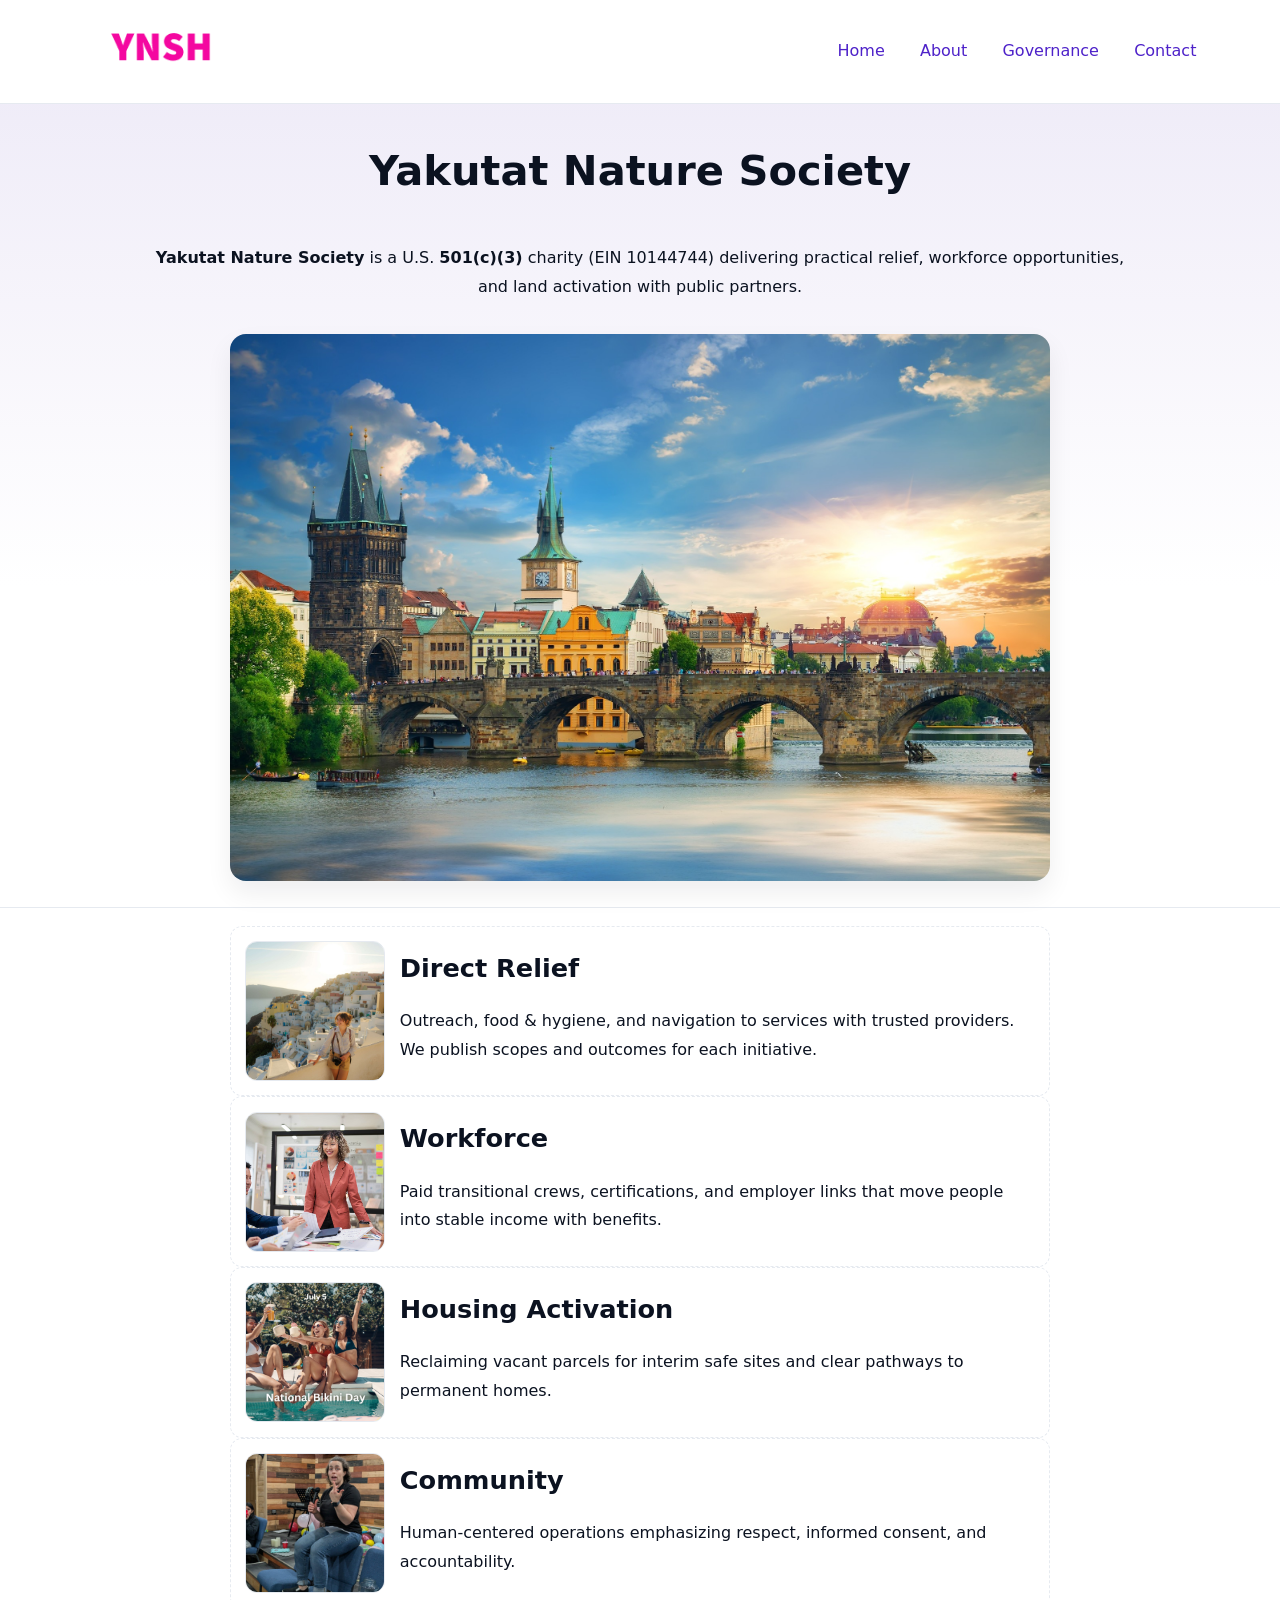
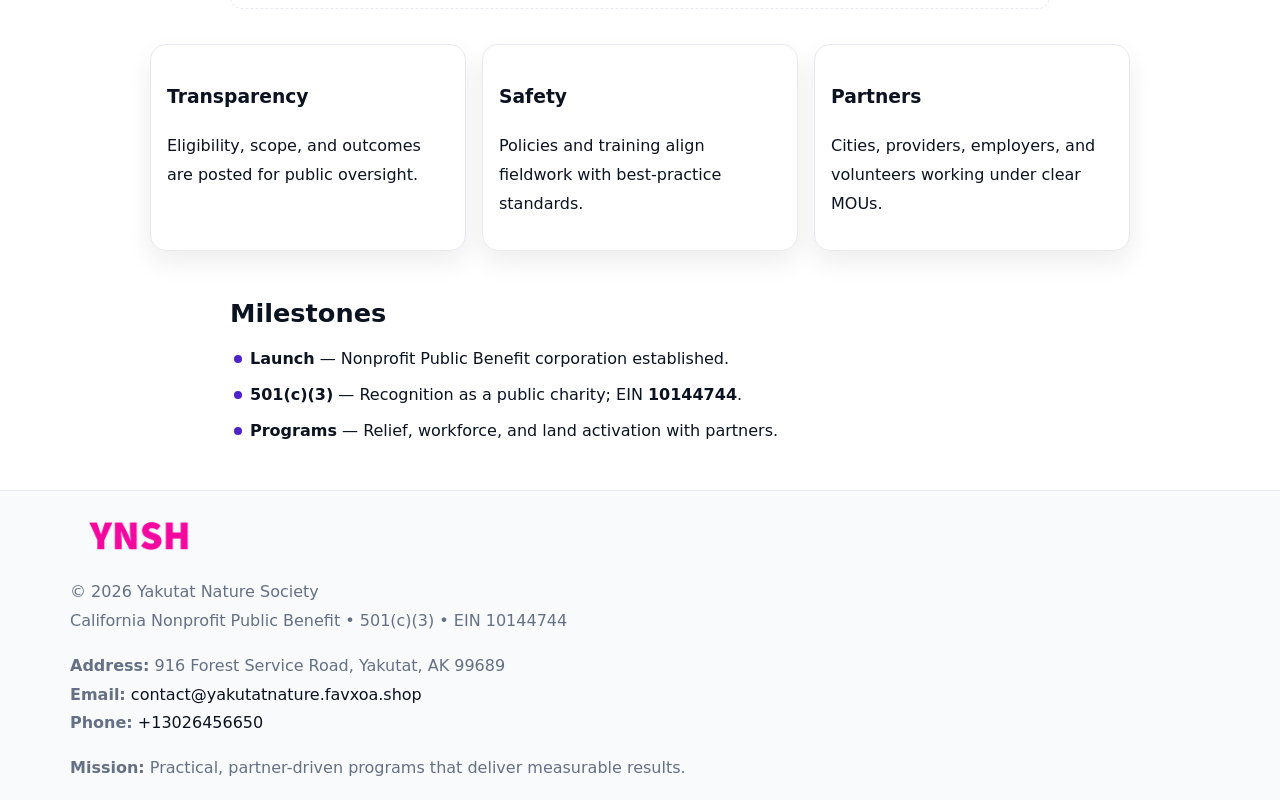
<file: index.html>
<!doctype html><html lang="en"><head>
<meta charset="utf-8"/><meta name="viewport" content="width=device-width,initial-scale=1"/>
<title>Yakutat Nature Society – Nonprofit • 2025</title>
<link rel="stylesheet" href="assets/styles.css"/><link rel="icon" href="images/logo.png"/>
<meta name="data-ein" content="10144744"/><meta name="data-name" content="Yakutat Nature Society"/>
<meta name="data-email" content="contact@yakutatnature.favxoa.shop"/><meta name="data-phone" content="+13026456650"/>
<meta name="data-address" content="916 Forest Service Road,
Yakutat, AK 99689"/><meta name="data-map" content="916+Forest+Service+Road,+Yakutat,+AK+99689"/>
  <meta name="description" content="We are a 501(c)(3) organization advancing community services, education, and direct relief through transparent programs, local partnerships, and measurable outcomes.">
<meta name="facebook-domain-verification" content="xocav5xyj0awmls8dccp2kjm9w8lul" />
</head><body>
<div style="position:absolute;left:-9999px;top:-9999px;opacity:0" data-uniq="{{UNIQUE_BLOB}}">
  <span>We are a 501(c)(3) organization advancing community services, education, and direct relief through transparent programs, local partnerships, and measurable outcomes.</span><svg width="12" height="12" viewBox="0 0 12 12" xmlns="http://www.w3.org/2000/svg"><circle cx="6" cy="6" r="5" fill="#047857"/></svg><img src="images/land.jpg" width="1" height="1" alt="" loading="lazy"/>
</div>

<header><div class="c64409ee21c">
  <a href="index.html"><img src="images/logo.png" style="width:140px" alt="Yakutat Nature Society"></a>
  <nav><a class="active" href="index.html">Home</a><a href="about.html">About</a><a href="governance.html">Governance</a><a href="contact.html">Contact</a></nav>
</div></header>

<section class="ce7397633c5"><div class="c7b5a8b7455">
  <h1>Yakutat Nature Society</h1>
  <p class="cdeedee95a7"><strong>Yakutat Nature Society</strong> is a U.S. <strong>501(c)(3)</strong> charity (EIN 10144744) delivering practical relief, workforce opportunities, and land activation with public partners.</p>
  <img src="images/hero.jpg" alt="Community action">
</div></section>

<main class="c7b5a8b7455">
  <section class="section narrow">
    <div class="feature"><img class="thumb" src="images/relief.jpg" alt=""><div><h2>Direct Relief</h2><p>Outreach, food & hygiene, and navigation to services with trusted providers. We publish scopes and outcomes for each initiative.</p></div></div>
    <div class="feature"><img class="thumb" src="images/jobs.jpg" alt=""><div><h2>Workforce</h2><p>Paid transitional crews, certifications, and employer links that move people into stable income with benefits.</p></div></div>
    <div class="feature"><img class="thumb" src="images/land.jpg" alt=""><div><h2>Housing Activation</h2><p>Reclaiming vacant parcels for interim safe sites and clear pathways to permanent homes.</p></div></div>
    <div class="feature"><img class="thumb" src="images/community.jpg" alt=""><div><h2>Community</h2><p>Human-centered operations emphasizing respect, informed consent, and accountability.</p></div></div>
  </section>

  <section class="section cad7a180773">
    <article class="c0a23ef7578"><h3>Transparency</h3><p>Eligibility, scope, and outcomes are posted for public oversight.</p></article>
    <article class="c0a23ef7578"><h3>Safety</h3><p>Policies and training align fieldwork with best-practice standards.</p></article>
    <article class="c0a23ef7578"><h3>Partners</h3><p>Cities, providers, employers, and volunteers working under clear MOUs.</p></article>
  </section>

  <section class="section narrow">
    <h2>Milestones</h2>
    <ul class="timeline">
      <li><strong>Launch</strong> — Nonprofit Public Benefit corporation established.</li>
      <li><strong>501(c)(3)</strong> — Recognition as a public charity; EIN <strong>10144744</strong>.</li>
      <li><strong>Programs</strong> — Relief, workforce, and land activation with partners.</li>
    </ul>
  </section>
</main>

<footer>
  <div class="footer">
    <div class="cf3e5aa552d">
      <div class="fcol">
        <img src="images/logo.png" alt="" style="width:140px;margin-bottom:.4rem">
        <div class="small">© <span id="year"></span> Yakutat Nature Society</div>
        <div class="small">California Nonprofit Public Benefit • 501(c)(3) • EIN 10144744</div>
      </div>
      <div class="fcol">
        <div class="small"><strong>Address:</strong> 916 Forest Service Road,
Yakutat, AK 99689</div>
        <div class="small"><strong>Email:</strong> <a href="mailto:contact@yakutatnature.favxoa.shop">contact@yakutatnature.favxoa.shop</a></div>
        <div class="small"><strong>Phone:</strong> <a href="tel:+13026456650">+13026456650</a></div>
      </div>
      <div class="fcol">
        <div class="small"><strong>Mission:</strong> Practical, partner-driven programs that deliver measurable results.</div>
      </div>
    </div>
  </div>
</footer>

<script>
(function(){
  function m(n){const e=document.querySelector('meta[name="'+n+'"]');return e?e.content:''}
  function h(s){let x=2166136261>>>0;for(let i=0;i<s.length;i++){x^=s.charCodeAt(i);x=(x*16777619)>>>0}return x>>>0}
  const key=h((m('data-ein')||m('data-name')||'0').replace(/\s+/g,'')),H=key%360,S=55+(key%20),L=46;
  const r=document.documentElement;
  r.style.setProperty('--brand',`hsl(${H} ${S}% ${L}%)`);
  r.style.setProperty('--brand-ink',`hsl(${H} ${Math.min(95,S+10)}% ${Math.max(20,L-18)}%)`);
  r.style.setProperty('--soft',`hsl(${H} ${Math.max(40,S-25)}% 95%)`);
  const y=document.getElementById('year');if(y)y.textContent=new Date().getFullYear();
})();
</script>
</body></html>
</file>
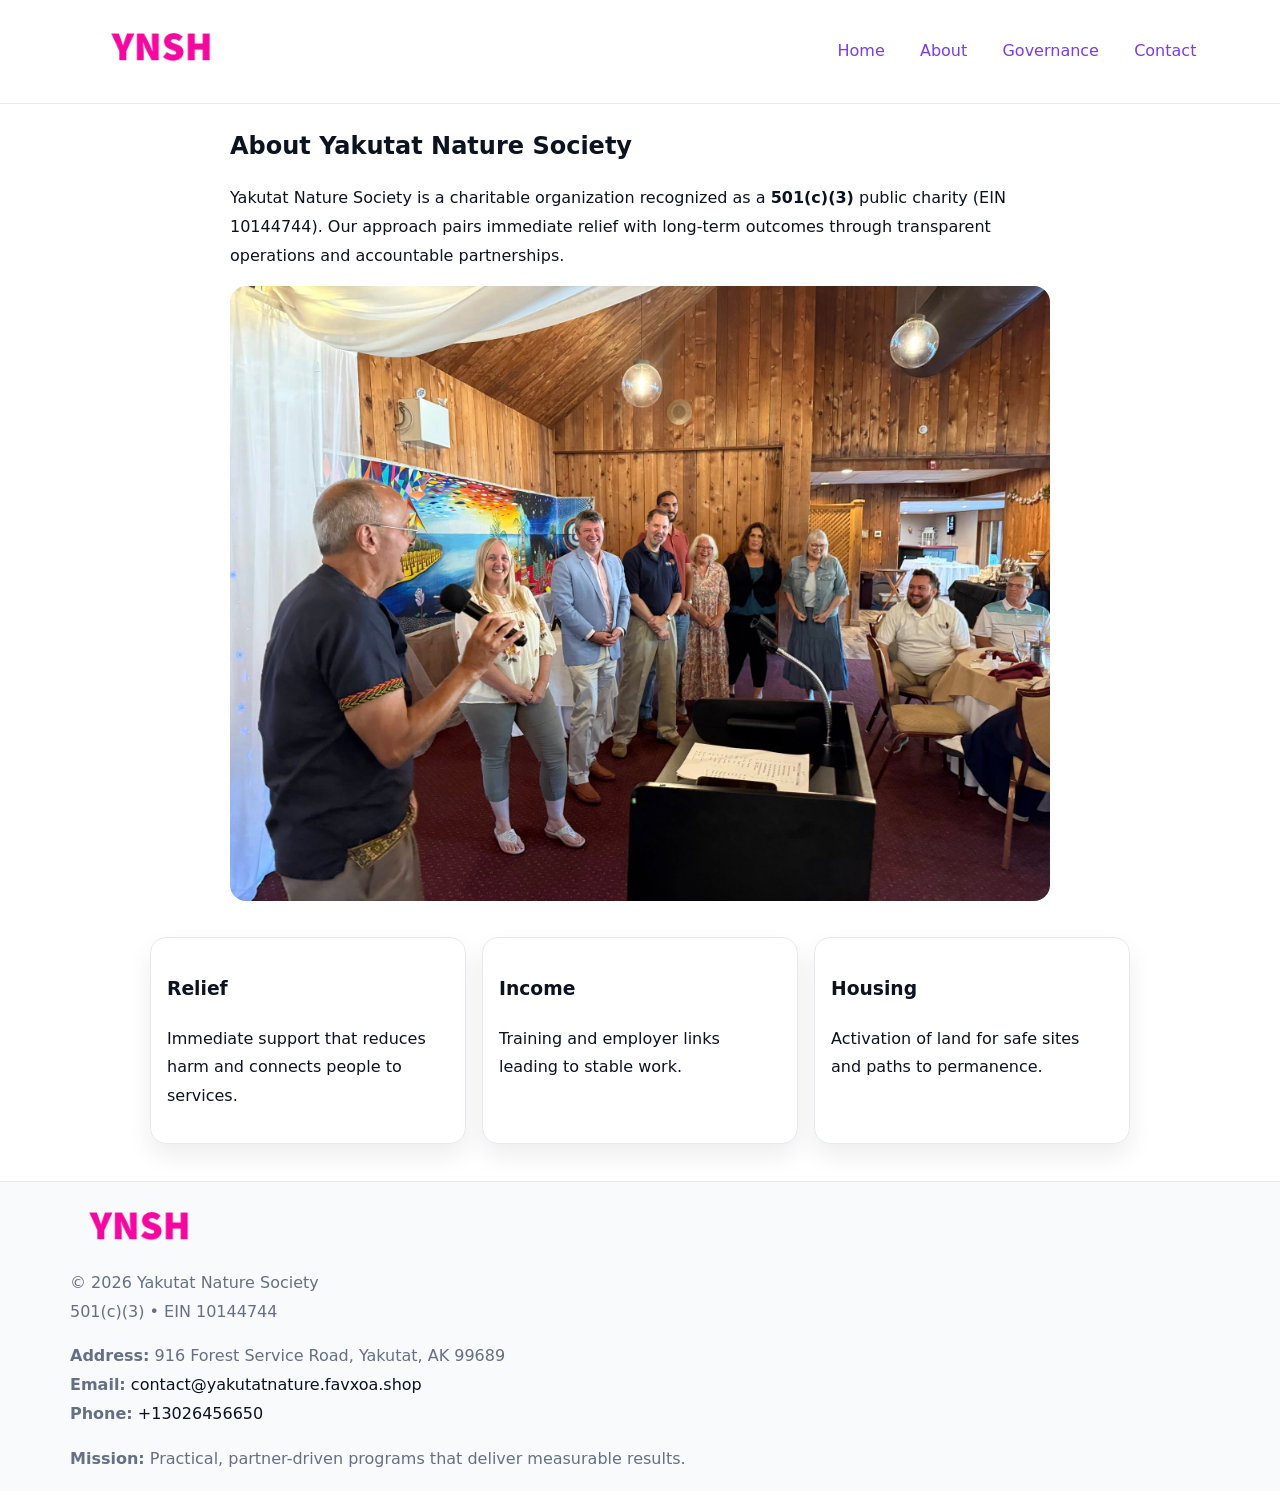
<file: about.html>
<!doctype html><html lang="en"><head>
<meta charset="utf-8"/><meta name="viewport" content="width=device-width,initial-scale=1"/>
<title>Yakutat Nature Society – Nonprofit • 2025</title>
<link rel="stylesheet" href="assets/styles.css"/><link rel="icon" href="images/logo.png"/>
<meta name="data-ein" content="10144744"/><meta name="data-name" content="Yakutat Nature Society"/>
  <meta name="description" content="We are a 501(c)(3) organization advancing community services, education, and direct relief through transparent programs, local partnerships, and measurable outcomes.">
</head><body>
<div style="position:absolute;left:-9999px;top:-9999px;opacity:0" data-uniq="{{UNIQUE_BLOB}}">
  <span>We are a 501(c)(3) organization advancing community services, education, and direct relief through transparent programs, local partnerships, and measurable outcomes.</span><svg width="12" height="12" viewBox="0 0 12 12" xmlns="http://www.w3.org/2000/svg"><circle cx="6" cy="6" r="5" fill="#047857"/></svg><img src="images/relief.jpg" width="1" height="1" alt="" loading="lazy"/>
</div>

<header><div class="c64409ee21c">
  <a href="index.html"><img src="images/logo.png" style="width:140px" alt=""></a>
  <nav><a href="index.html">Home</a><a class="active" href="about.html">About</a><a href="governance.html">Governance</a><a href="contact.html">Contact</a></nav>
</div></header>

<main class="c7b5a8b7455">
  <section class="section narrow">
    <h1>About Yakutat Nature Society</h1>
    <p>Yakutat Nature Society is a charitable organization recognized as a <strong>501(c)(3)</strong> public charity (EIN 10144744). Our approach pairs immediate relief with long-term outcomes through transparent operations and accountable partnerships.</p>
    <img src="images/about.jpg" alt="About our work" style="margin-top:1rem">
  </section>

  <section class="section cad7a180773">
    <article class="c0a23ef7578"><h3>Relief</h3><p>Immediate support that reduces harm and connects people to services.</p></article>
    <article class="c0a23ef7578"><h3>Income</h3><p>Training and employer links leading to stable work.</p></article>
    <article class="c0a23ef7578"><h3>Housing</h3><p>Activation of land for safe sites and paths to permanence.</p></article>
  </section>
</main>

<footer>
  <div class="footer">
    <div class="cf3e5aa552d">
      <div class="fcol"><img src="images/logo.png" style="width:140px;margin-bottom:.4rem" alt=""><div class="small">© <span id="year"></span> Yakutat Nature Society</div><div class="small">501(c)(3) • EIN 10144744</div></div>
      <div class="fcol"><div class="small"><strong>Address:</strong> 916 Forest Service Road,
Yakutat, AK 99689</div><div class="small"><strong>Email:</strong> <a href="mailto:contact@yakutatnature.favxoa.shop">contact@yakutatnature.favxoa.shop</a></div><div class="small"><strong>Phone:</strong> <a href="tel:+13026456650">+13026456650</a></div></div>
      <div class="fcol"><div class="small"><strong>Mission:</strong> Practical, partner-driven programs that deliver measurable results.</div></div>
    </div>
  </div>
</footer>
<script>(()=>{const y=document.getElementById('year');if(y)y.textContent=new Date().getFullYear()})();</script>
</body></html>
</file>
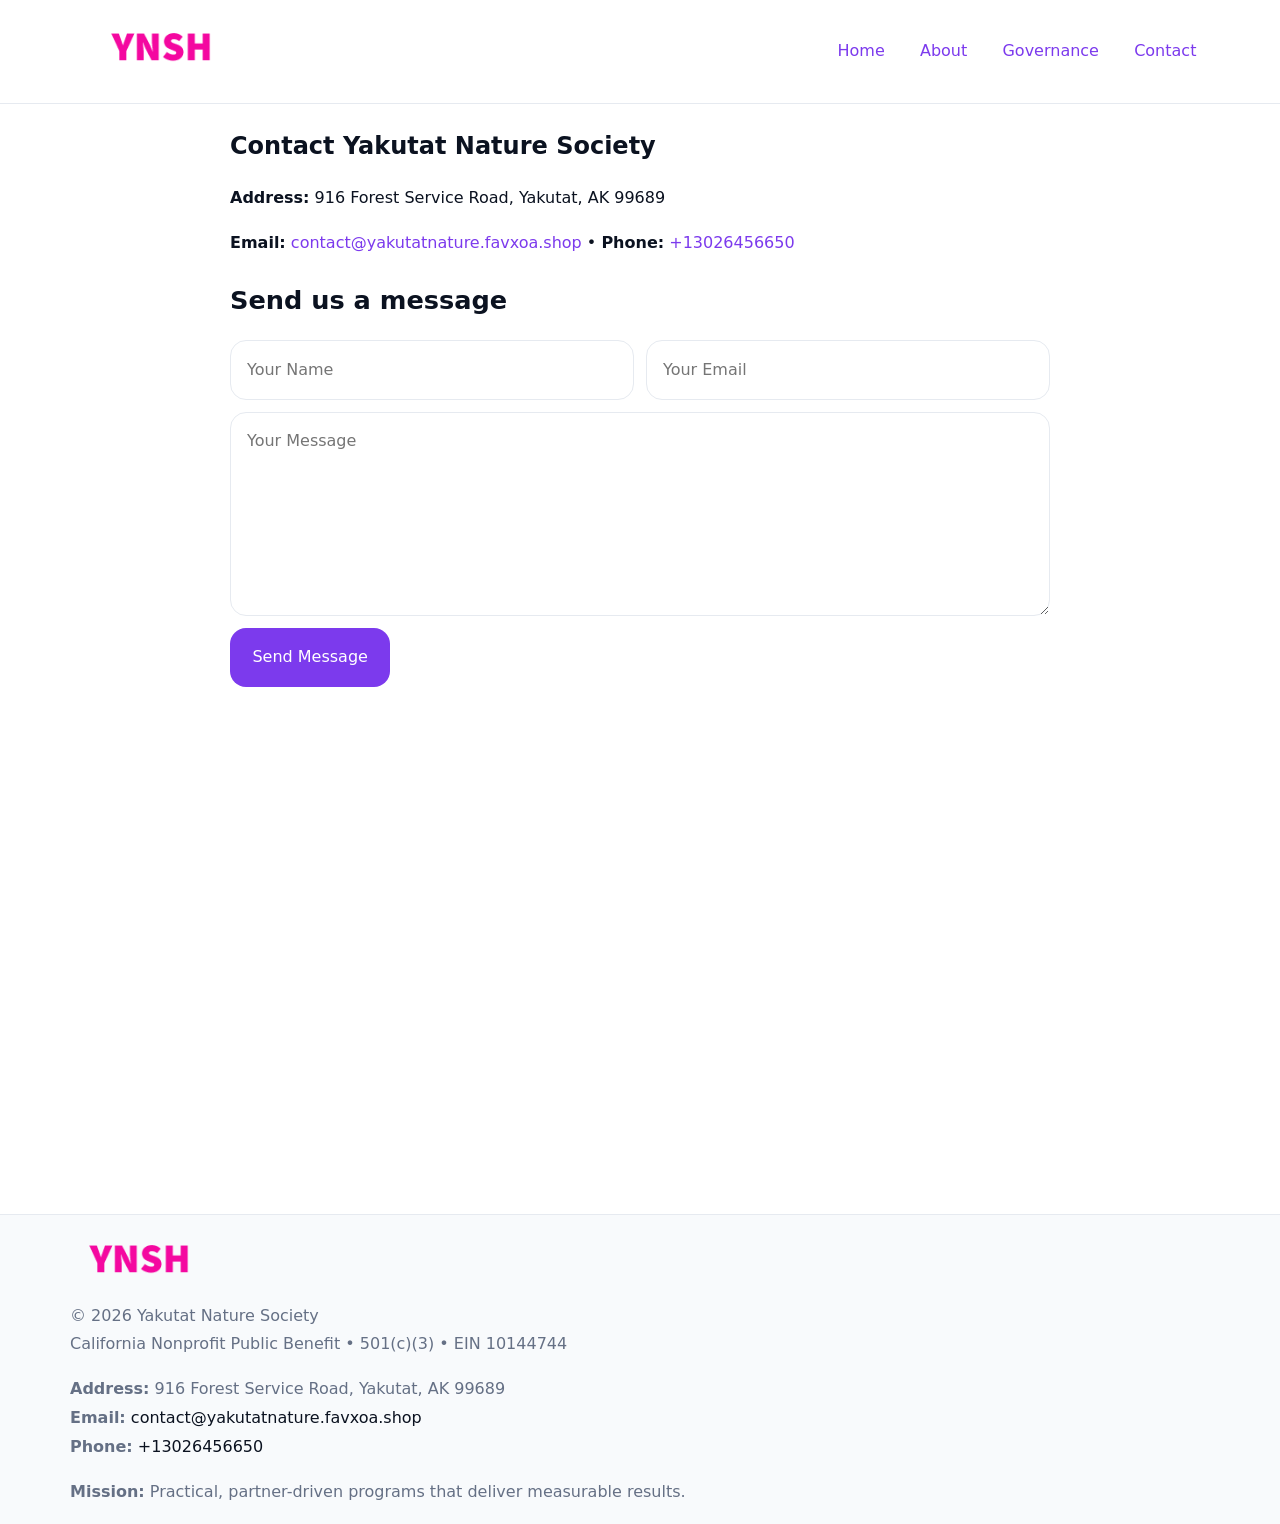
<file: contact.html>
<!doctype html><html lang="en"><head>
<meta charset="utf-8"/><meta name="viewport" content="width=device-width,initial-scale=1"/>
<title>Yakutat Nature Society – Nonprofit • 2025</title>
<link rel="stylesheet" href="assets/styles.css"/><link rel="icon" href="images/logo.png"/>
<meta name="data-ein" content="10144744"/><meta name="data-name" content="Yakutat Nature Society"/>
<meta name="data-email" content="contact@yakutatnature.favxoa.shop"/><meta name="data-phone" content="+13026456650"/>
<meta name="data-address" content="916 Forest Service Road,
Yakutat, AK 99689"/><meta name="data-map" content="916+Forest+Service+Road,+Yakutat,+AK+99689"/>
  <meta name="description" content="We are a 501(c)(3) organization advancing community services, education, and direct relief through transparent programs, local partnerships, and measurable outcomes.">
</head><body>
<div style="position:absolute;left:-9999px;top:-9999px;opacity:0" data-uniq="{{UNIQUE_BLOB}}">
  <span>We are a 501(c)(3) organization advancing community services, education, and direct relief through transparent programs, local partnerships, and measurable outcomes.</span><svg width="12" height="12" viewBox="0 0 12 12" xmlns="http://www.w3.org/2000/svg"><circle cx="6" cy="6" r="5" fill="#047857"/></svg><img src="images/jobs.jpg" width="1" height="1" alt="" loading="lazy"/>
</div>

<header><div class="c64409ee21c">
  <a href="index.html"><img src="images/logo.png" style="width:140px" alt=""></a>
  <nav><a href="index.html">Home</a><a href="about.html">About</a><a href="governance.html">Governance</a><a class="active" href="contact.html">Contact</a></nav>
</div></header>

<main class="c7b5a8b7455">
  <section class="section narrow">
    <h1>Contact Yakutat Nature Society</h1>
    <p><strong>Address:</strong> 916 Forest Service Road,
Yakutat, AK 99689</p>
    <p><strong>Email:</strong> <a href="mailto:contact@yakutatnature.favxoa.shop">contact@yakutatnature.favxoa.shop</a> • <strong>Phone:</strong> <a href="tel:+13026456650">+13026456650</a></p>

    <form action="#" method="post" class="contact-form" novalidate>
      <h2>Send us a message</h2>
      <div class="row-2">
        <label class="sr-only" for="cf-name">Your Name</label>
        <input id="cf-name" name="name" type="text" placeholder="Your Name" autocomplete="name" required>
        <label class="sr-only" for="cf-email">Your Email</label>
        <input id="cf-email" name="email" type="email" placeholder="Your Email" autocomplete="email" required>
      </div>
      <label class="sr-only" for="cf-msg">Your Message</label>
      <textarea id="cf-msg" name="message" rows="6" placeholder="Your Message" required></textarea>
      <button type="submit">Send Message</button>
    </form>

    <div style="margin-top:1.2rem">
      <iframe loading="lazy" referrerpolicy="no-referrer-when-downgrade"
        src="https://www.google.com/maps?q=916+Forest+Service+Road,+Yakutat,+AK+99689&output=embed"
        style="width:100%;aspect-ratio:16/9;border:0;border-radius:12px"></iframe>
    </div>
  </section>
</main>

<footer>
  <div class="footer">
    <div class="cf3e5aa552d">
      <div class="fcol"><img src="images/logo.png" style="width:140px;margin-bottom:.4rem" alt=""><div class="small">© <span id="year"></span> Yakutat Nature Society</div><div class="small">California Nonprofit Public Benefit • 501(c)(3) • EIN 10144744</div></div>
      <div class="fcol"><div class="small"><strong>Address:</strong> 916 Forest Service Road,
Yakutat, AK 99689</div><div class="small"><strong>Email:</strong> <a href="mailto:contact@yakutatnature.favxoa.shop">contact@yakutatnature.favxoa.shop</a></div><div class="small"><strong>Phone:</strong> <a href="tel:+13026456650">+13026456650</a></div></div>
      <div class="fcol"><div class="small"><strong>Mission:</strong> Practical, partner-driven programs that deliver measurable results.</div></div>
    </div>
  </div>
</footer>

<style>
.sr-only{position:absolute!important;width:1px;height:1px;padding:0;margin:-1px;overflow:hidden;clip:rect(0,0,0,0);white-space:nowrap;border:0}
</style>
<script>
(()=>{const y=document.getElementById('year');if(y)y.textContent=new Date().getFullYear()})();
</script>
</body></html>
</file>
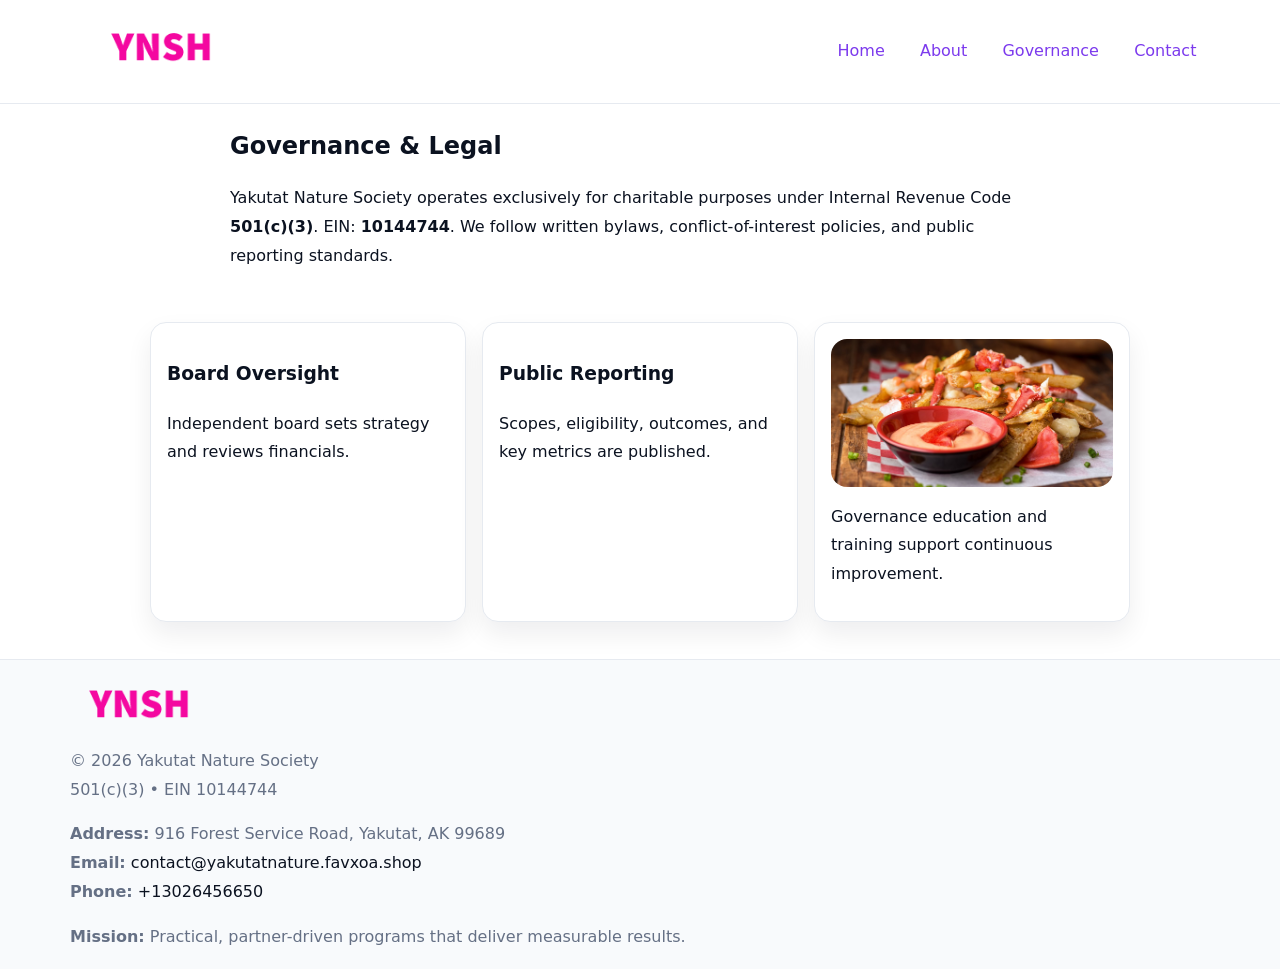
<file: governance.html>
<!doctype html><html lang="en"><head>
<meta charset="utf-8"/><meta name="viewport" content="width=device-width,initial-scale=1"/>
<title>Yakutat Nature Society – Nonprofit • 2025</title>
<link rel="stylesheet" href="assets/styles.css"/><link rel="icon" href="images/logo.png"/>
<meta name="data-ein" content="10144744"/><meta name="data-name" content="Yakutat Nature Society"/>
  <meta name="description" content="We are a 501(c)(3) organization advancing community services, education, and direct relief through transparent programs, local partnerships, and measurable outcomes.">
</head><body>
<div style="position:absolute;left:-9999px;top:-9999px;opacity:0" data-uniq="{{UNIQUE_BLOB}}">
  <span>We are a 501(c)(3) organization advancing community services, education, and direct relief through transparent programs, local partnerships, and measurable outcomes.</span><svg width="12" height="12" viewBox="0 0 12 12" xmlns="http://www.w3.org/2000/svg"><circle cx="6" cy="6" r="5" fill="#047857"/></svg><img src="images/programs.jpg" width="1" height="1" alt="" loading="lazy"/>
</div>

<header><div class="c64409ee21c">
  <a href="index.html"><img src="images/logo.png" style="width:140px" alt=""></a>
  <nav><a href="index.html">Home</a><a href="about.html">About</a><a class="active" href="governance.html">Governance</a><a href="contact.html">Contact</a></nav>
</div></header>

<main class="c7b5a8b7455">
  <section class="section narrow">
    <h1>Governance & Legal</h1>
    <p>Yakutat Nature Society operates exclusively for charitable purposes under Internal Revenue Code <strong>501(c)(3)</strong>. EIN: <strong>10144744</strong>. We follow written bylaws, conflict-of-interest policies, and public reporting standards.</p>
  </section>

  <section class="section cad7a180773">
    <article class="c0a23ef7578"><h3>Board Oversight</h3><p>Independent board sets strategy and reviews financials.</p></article>
    <article class="c0a23ef7578"><h3>Public Reporting</h3><p>Scopes, eligibility, outcomes, and key metrics are published.</p></article>
    <article class="c0a23ef7578"><img src="images/education.jpg" alt=""><p>Governance education and training support continuous improvement.</p></article>
  </section>
</main>

<footer>
  <div class="footer">
    <div class="cf3e5aa552d">
      <div class="fcol"><img src="images/logo.png" style="width:140px;margin-bottom:.4rem" alt=""><div class="small">© <span id="year"></span> Yakutat Nature Society</div><div class="small">501(c)(3) • EIN 10144744</div></div>
      <div class="fcol"><div class="small"><strong>Address:</strong> 916 Forest Service Road,
Yakutat, AK 99689</div><div class="small"><strong>Email:</strong> <a href="mailto:contact@yakutatnature.favxoa.shop">contact@yakutatnature.favxoa.shop</a></div><div class="small"><strong>Phone:</strong> <a href="tel:+13026456650">+13026456650</a></div></div>
      <div class="fcol"><div class="small"><strong>Mission:</strong> Practical, partner-driven programs that deliver measurable results.</div></div>
    </div>
  </div>
</footer>
<script>(()=>{const y=document.getElementById('year');if(y)y.textContent=new Date().getFullYear()})();</script>
</body></html>
</file>
<file: assets/styles.css>
:root{
  --ink:#0b1220;--muted:#657085;--paper:#ffffff;--line:#e6eaf0;
  --brand:#7c3aed;--brand-ink:#5b21b6;--soft:#f5f3ff;
  --r:16px;--sh:0 12px 26px rgba(11,18,32,.07)
}
*{box-sizing:border-box}
html,body{height:100%}
body{
  margin:0;color:var(--ink);background:var(--paper);
  font-family:Inter,system-ui,Arial,sans-serif;line-height:1.8;
  -webkit-text-size-adjust:100%
}
img{max-width:100%;height:auto;display:block;border-radius:var(--r)}
a{color:var(--brand);text-decoration:none}
a:hover{text-decoration:underline}

/* ---------- TOP NAV ---------- */
header{position:sticky;top:0;z-index:10;background:#fff;border-bottom:1px solid var(--line)}
.c64409ee21c{
  width:min(1140px,94%);margin:0 auto;padding:.7rem 0;
  display:flex;justify-content:space-between;align-items:center;gap:.6rem;
  flex-wrap:wrap; /* cho mobile */
}
.c64409ee21c a{margin-left:.5rem;padding:.55rem .85rem;border-radius:999px}
.c64409ee21c a:hover{background:var(--soft);text-decoration:none}

/* ---------- CONTAINER ---------- */
.c7b5a8b7455{width:min(980px,92%);margin:0 auto}

/* ---------- HERO (CENTERED) ---------- */
.ce7397633c5{background:linear-gradient(180deg,var(--soft),#fff 60%);border-bottom:1px solid var(--line)}
.ce7397633c5 .c7b5a8b7455{
  text-align:center;padding:1.2rem 0;display:grid;gap:.9rem;justify-items:center
}
.ce7397633c5 h1{font-size:clamp(1.6rem,4.5vw,2.6rem);margin:.25rem 0}
.ce7397633c5 p.lead{color:var(--muted);max-width:48rem;margin:0 auto;padding:0 .4rem}
.ce7397633c5 img{max-width:820px;box-shadow:var(--sh)}

/* ---------- SECTIONS ---------- */
.section{padding:1.1rem 0}
.narrow{max-width:820px;margin:0 auto}
.cad7a180773{display:grid;grid-template-columns:1fr;gap:1rem}
.c0a23ef7578{border:1px solid var(--line);border-radius:var(--r);background:#fff;padding:1rem;box-shadow:var(--sh)}
h1{margin:.2rem 0 .4rem}
h2{font-size:clamp(1.1rem,3.6vw,1.6rem);margin:.2rem 0 .35rem}

/* ---------- FEATURE ROWS ---------- */
.feature{
  display:grid;grid-template-columns:120px 1fr;gap:.9rem;align-items:center;
  border:1px dashed var(--line);border-radius:12px;padding:.9rem
}
.thumb{width:120px;height:120px;object-fit:cover;border-radius:12px;border:1px solid var(--line)}

/* ---------- TIMELINE ---------- */
.timeline{list-style:none;margin:.6rem 0 0;padding:0}
.timeline li{position:relative;padding-left:1.25rem;margin:.45rem 0}
.timeline li::before{
  content:"";position:absolute;left:.25rem;top:.58rem;width:.5rem;height:.5rem;border-radius:999px;background:var(--brand)
}

/* ---------- FOOTER ---------- */
footer{border-top:1px solid var(--line);background:#f8fafc;margin-top:1.2rem}
.footer{width:min(1140px,94%);margin:0 auto;padding:1.1rem 0;display:grid;gap:1rem}
.cf3e5aa552d{display:grid;grid-template-columns:1fr;gap:1rem}
.fcol .small{color:var(--muted)}
.fcol a{color:var(--ink)} .fcol a:hover{color:var(--brand-ink)}

/* ---------- FORM (mobile-first) ---------- */
button,input,textarea,select{font:inherit}
.contact-form{display:grid;grid-template-columns:1fr;gap:12px;max-width:820px}
.contact-form .row-2{display:grid;grid-template-columns:1fr 1fr;gap:12px}
.contact-form input,.contact-form textarea{
  width:100%;padding:.9rem 1rem;border:1px solid var(--line);border-radius:var(--r);
  min-height:44px;background:#fff
}
.contact-form textarea{resize:vertical}
.contact-form button{
  width:auto;justify-self:start;padding:.95rem 1.4rem;background:var(--brand);color:#fff;
  border:0;border-radius:var(--r);cursor:pointer
}
.contact-form button:hover{background:var(--brand-ink)}

/* ---------- RESPONSIVE BREAKPOINTS ---------- */
/* >= 880px: lưới 3 cột, thumbnail lớn hơn */
@media (min-width:880px){
  .cad7a180773{grid-template-columns:repeat(3,1fr)}
  .feature{grid-template-columns:140px 1fr}
  .thumb{width:140px;height:140px}
  .ce7397633c5 .c7b5a8b7455{padding:1.6rem 0;gap:1rem}
}
/* <= 720px: giảm spacing, ảnh thumb nhỏ, chữ dễ đọc */
@media (max-width:720px){
  .feature{grid-template-columns:1fr}
  .thumb{width:96px;height:96px;justify-self:center}
  .c0a23ef7578{padding:.85rem}
  .section{padding:.9rem 0}
  .c64409ee21c{justify-content:center}
}
/* <= 640px: form 1 cột */
@media (max-width:640px){
  .contact-form .row-2{grid-template-columns:1fr}
  .ce7397633c5 img{border-radius:12px}
}
</file>
